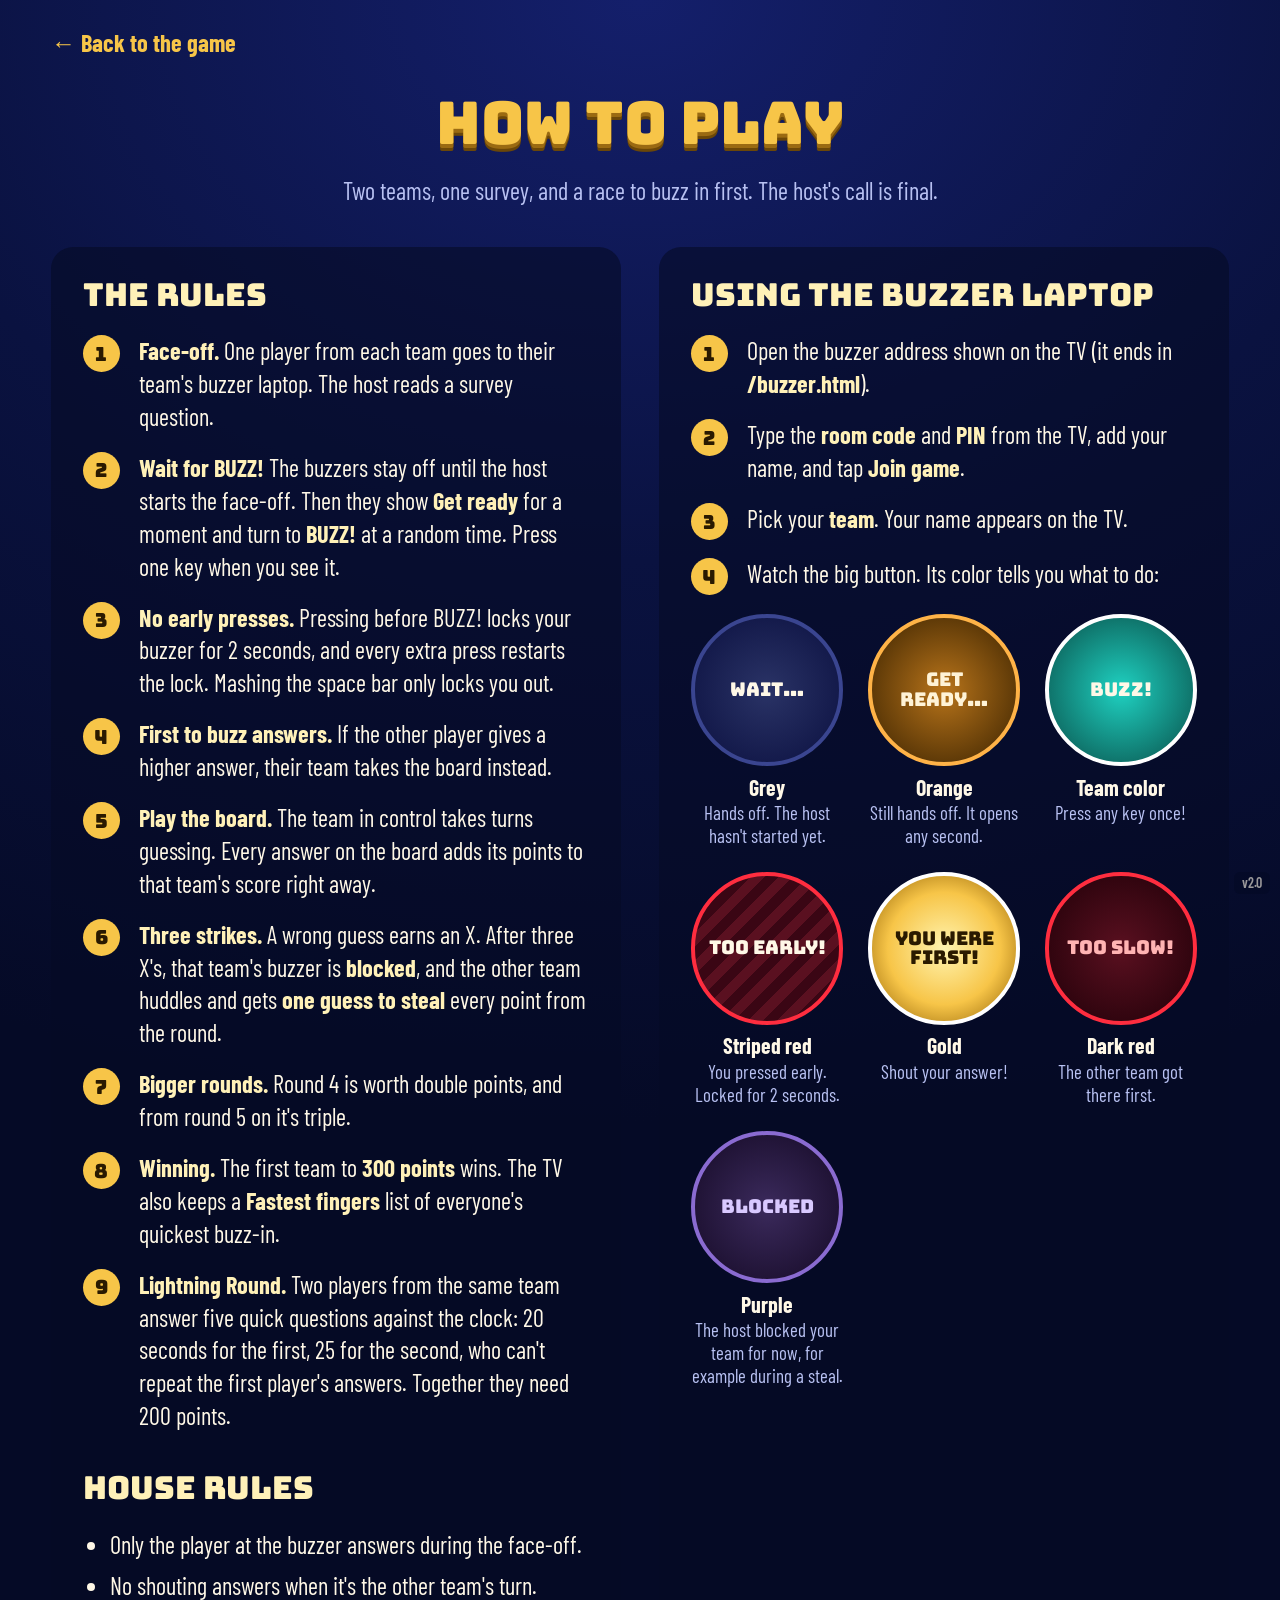
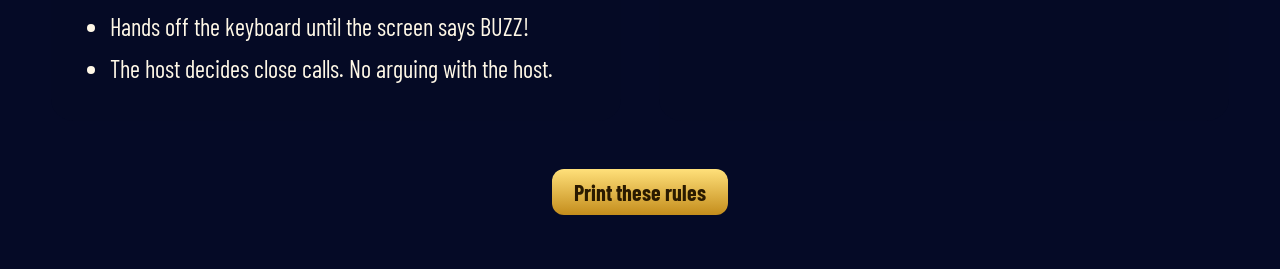
<file: rules.html>
<!doctype html>
<html lang="en">
<head>
<meta charset="utf-8">
<meta name="viewport" content="width=device-width,initial-scale=1">
<title>Family Face-Off Rules</title>
<link rel="preconnect" href="https://fonts.googleapis.com">
<link href="https://fonts.googleapis.com/css2?family=Bungee&family=Barlow+Condensed:wght@500;600;700&display=swap" rel="stylesheet">
<style>
  :root { --night:#0a1240; --night-2:#141f6b; --ink:#050a26; --gold:#f7c548; --gold-lt:#fff1b8; --ivory:#fff8e7; --muted:#b8c1f2;
    --team0:#ff5a4e; --team1:#1fd1c1; --red:#ff2d3f; --display:'Bungee', Impact, sans-serif; --text:'Barlow Condensed', 'Arial Narrow', sans-serif; }
  * { box-sizing: border-box; }
  html { background: var(--ink); }
  body { margin: 0; color: var(--ivory); font-family: var(--text); font-size: clamp(19px, 1.9vw, 30px); line-height: 1.35;
    background: radial-gradient(120% 60% at 50% 0%, var(--night-2), var(--night) 50%, var(--ink)); padding: 3vh 4vw 6vh; }
  .wrap { max-width: 1500px; margin: 0 auto; }
  h1 { font-family: var(--display); font-weight: 400; color: var(--gold); font-size: clamp(34px, 4.6vw, 72px); margin: 0 0 .2em; text-align: center;
    text-shadow: 0 .06em 0 #9a6a12, 0 .12em 0 #6b4708; }
  .lede { text-align: center; color: var(--muted); margin: 0 0 1.6em; }
  .cols { display: grid; grid-template-columns: 1fr 1fr; gap: 3vw; }
  h2 { font-family: var(--display); font-weight: 400; color: var(--gold-lt); font-size: 1.3em; margin: 0 0 .6em; }
  ol { list-style: none; margin: 0; padding: 0; counter-reset: n; }
  li { counter-increment: n; display: grid; grid-template-columns: 1.7em 1fr; gap: .6em; margin: 0 0 .75em; }
  li::before { content: counter(n); font-family: var(--display); font-size: .8em; width: 1.9em; height: 1.9em; border-radius: 50%; display: grid; place-items: center;
    background: var(--gold); color: #2a1a00; }
  b { color: var(--gold-lt); }
  .panel { background: rgba(5,10,38,.6); border-radius: 22px; padding: 1.1em 1.3em; }
  .house { margin-top: 1.4em; }
  .house ul { margin: 0; padding-left: 1.1em; }
  .house li { display: list-item; margin: 0 0 .35em; }
  .house li::before { display: none; }

  /* buzzer screen guide: real-looking mini buzzers */
  .states { display: grid; grid-template-columns: repeat(3, 1fr); gap: 1em; margin-top: .4em; }
  .state { text-align: center; }
  .btn { width: 100%; aspect-ratio: 1; border-radius: 50%; display: grid; place-items: center; font-family: var(--display); font-size: .78em; line-height: 1.05;
    border: .25em solid #3a4590; background: radial-gradient(circle, #2a3366, #0b1040); margin-bottom: .35em; padding: 8%; }
  .btn.ready { background: radial-gradient(circle, #b8741a, #3a2200); border-color: #ffb347; color: #fff3d6; }
  .btn.go { background: radial-gradient(circle, var(--team1), #001a18 140%); border-color: #fff; }
  .btn.locked { background: repeating-linear-gradient(135deg, #5a1020 0 10px, #3a0614 10px 20px); border-color: var(--red); }
  .btn.won { background: radial-gradient(circle, #fff4b0, var(--gold) 55%, #8a5a00); color: #2a1a00; border-color: #fff; }
  .btn.blocked { background: radial-gradient(circle, #3b2a5c, #150a26); border-color: #8a6bd1; color: #d9c9ff; }
  .btn.lost { background: radial-gradient(circle, #5a1020, #200008); border-color: var(--red); color: #ffb3b3; }
  .state small { display: block; font-size: .78em; color: var(--muted); line-height: 1.2; }
  .state strong { display: block; font-size: .9em; }

  .back { display: inline-block; margin-bottom: 1em; color: var(--gold); font-weight: 700; text-decoration: none; }
  .embed .back, .embed .print { display: none; }
  .print { margin-top: 2em; text-align: center; }
  .print button { font: 700 22px var(--text); padding: 10px 22px; border-radius: 12px; border: 0; background: linear-gradient(#ffe07a, #c48d1c); color: #2a1a00; cursor: pointer; }
  @media (max-width: 900px) { .cols { grid-template-columns: 1fr; } }
  @media print {
    body { background: #fff; color: #000; font-size: 13pt; padding: 0; }
    h1, h2, b { color: #000; text-shadow: none; }
    .panel { background: none; border: 1px solid #999; }
    .lede, .state small { color: #333; }
    li::before { background: #000; color: #fff; }
    .back, .print { display: none; }
    .btn { -webkit-print-color-adjust: exact; print-color-adjust: exact; }
  }
</style>
</head>
<body>
<div class="wrap">
  <a class="back" href="./">← Back to the game</a>
  <h1>How to play</h1>
  <p class="lede">Two teams, one survey, and a race to buzz in first. The host's call is final.</p>

  <div class="cols">
    <section class="panel">
      <h2>The rules</h2>
      <ol>
        <li><span><b>Face-off.</b> One player from each team goes to their team's buzzer laptop. The host reads a survey question.</span></li>
        <li><span><b>Wait for BUZZ!</b> The buzzers stay off until the host starts the face-off. Then they show <b>Get ready</b> for a moment and turn to <b>BUZZ!</b> at a random time. Press one key when you see it.</span></li>
        <li><span><b>No early presses.</b> Pressing before BUZZ! locks your buzzer for 2 seconds, and every extra press restarts the lock. Mashing the space bar only locks you out.</span></li>
        <li><span><b>First to buzz answers.</b> If the other player gives a higher answer, their team takes the board instead.</span></li>
        <li><span><b>Play the board.</b> The team in control takes turns guessing. Every answer on the board adds its points to that team's score right away.</span></li>
        <li><span><b>Three strikes.</b> A wrong guess earns an X. After three X's, that team's buzzer is <b>blocked</b>, and the other team huddles and gets <b>one guess to steal</b> every point from the round.</span></li>
        <li><span><b>Bigger rounds.</b> Round 4 is worth double points, and from round 5 on it's triple.</span></li>
        <li><span><b>Winning.</b> The first team to <b>300 points</b> wins. The TV also keeps a <b>Fastest fingers</b> list of everyone's quickest buzz-in.</span></li>
        <li><span><b>Lightning Round.</b> Two players from the same team answer five quick questions against the clock: 20 seconds for the first, 25 for the second, who can't repeat the first player's answers. Together they need 200 points.</span></li>
      </ol>
      <div class="house">
        <h2>House rules</h2>
        <ul>
          <li>Only the player at the buzzer answers during the face-off.</li>
          <li>No shouting answers when it's the other team's turn.</li>
          <li>Hands off the keyboard until the screen says BUZZ!</li>
          <li>The host decides close calls. No arguing with the host.</li>
        </ul>
      </div>
    </section>

    <section class="panel">
      <h2>Using the buzzer laptop</h2>
      <ol>
        <li><span>Open the buzzer address shown on the TV (it ends in <b>/buzzer.html</b>).</span></li>
        <li><span>Type the <b>room code</b> and <b>PIN</b> from the TV, add your name, and tap <b>Join game</b>.</span></li>
        <li><span>Pick your <b>team</b>. Your name appears on the TV.</span></li>
        <li><span>Watch the big button. Its color tells you what to do:</span></li>
      </ol>
      <div class="states">
        <div class="state"><div class="btn">WAIT…</div><strong>Grey</strong><small>Hands off. The host hasn't started yet.</small></div>
        <div class="state"><div class="btn ready">GET READY…</div><strong>Orange</strong><small>Still hands off. It opens any second.</small></div>
        <div class="state"><div class="btn go">BUZZ!</div><strong>Team color</strong><small>Press any key once!</small></div>
        <div class="state"><div class="btn locked">TOO EARLY!</div><strong>Striped red</strong><small>You pressed early. Locked for 2 seconds.</small></div>
        <div class="state"><div class="btn won">YOU WERE FIRST!</div><strong>Gold</strong><small>Shout your answer!</small></div>
        <div class="state"><div class="btn lost">TOO SLOW!</div><strong>Dark red</strong><small>The other team got there first.</small></div>
        <div class="state"><div class="btn blocked">BLOCKED</div><strong>Purple</strong><small>The host blocked your team for now, for example during a steal.</small></div>
      </div>
    </section>
  </div>

  <div class="print"><button onclick="window.print()">Print these rules</button></div>
</div>
<div id="appVersion" style="position:fixed;right:10px;bottom:6px;font:600 14px/1 'Barlow Condensed','Arial Narrow',sans-serif;color:rgba(255,248,231,.6);background:rgba(5,10,38,.55);padding:4px 8px;border-radius:6px">v2.0</div>
<script>if (/embed=1/.test(location.search)) { document.body.classList.add('embed'); document.getElementById('appVersion').remove(); }</script>
</body>
</html>
</file>
